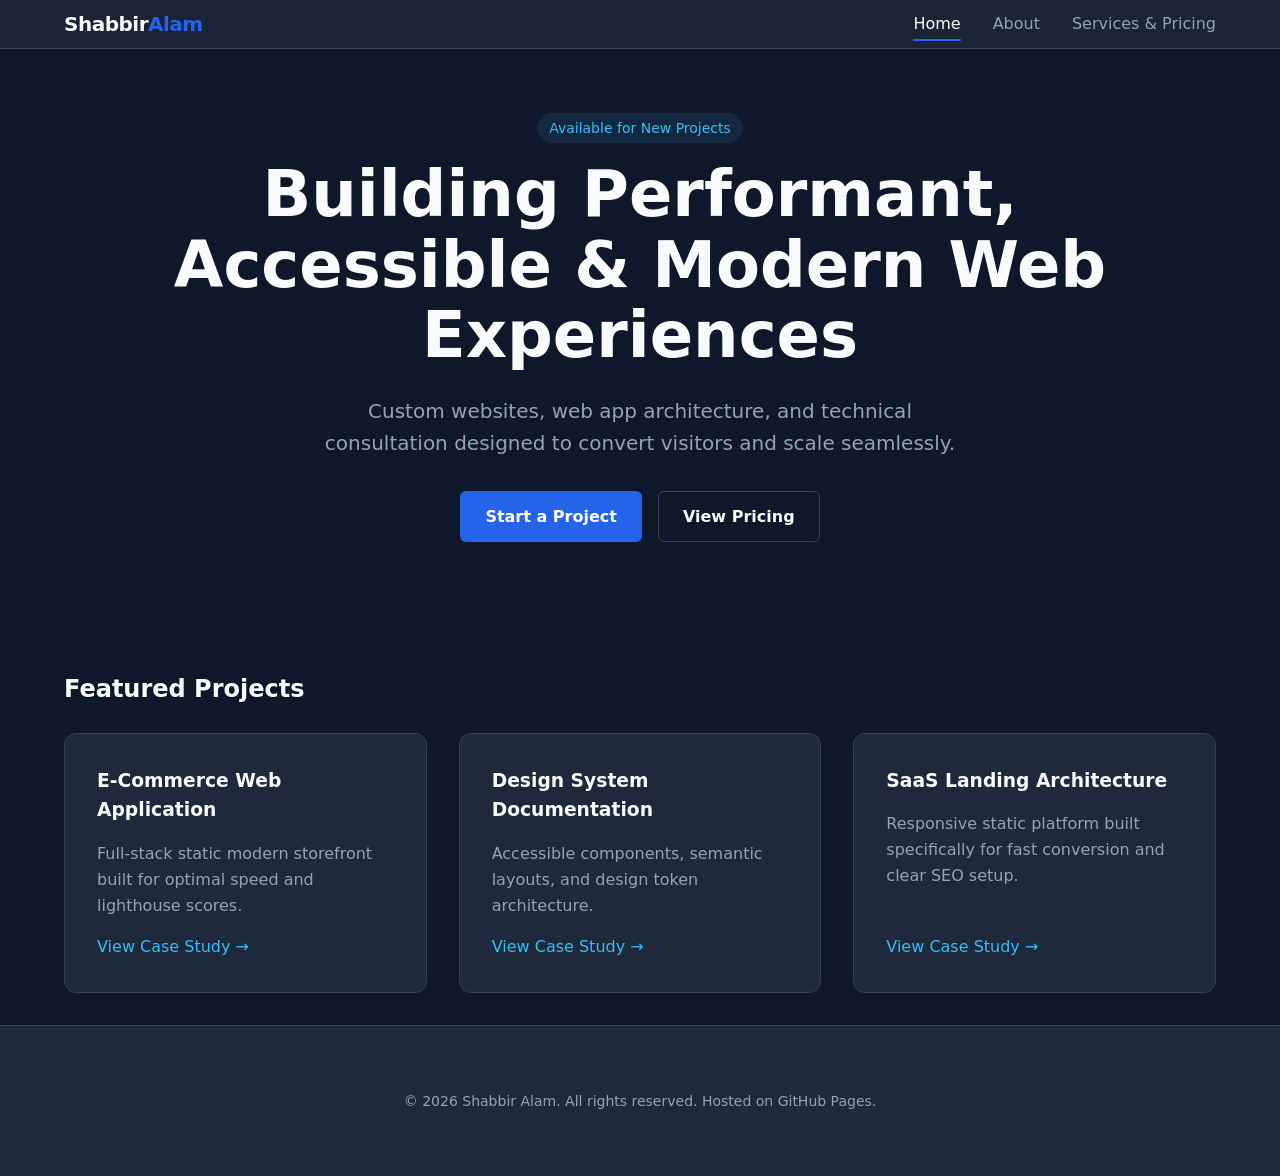
<file: index.html>
<!doctype html>
<html lang="en">
  <head>
    <meta charset="UTF-8" />
    <meta name="viewport" content="width=device-width, initial-scale=1.0" />
    <meta
      name="description"
      content="Portfolio of Shabbir Alam, a seasoned Web Developer specializing in accessible, performant static sites and web applications."
    />
    <title>Shabbir Alam | Web Developer</title>
    <link
      rel="icon"
      href="data:image/svg+xml,<svg xmlns=%22http://www.w3.org/2000/svg%22 viewBox=%220 0 100 100%22><text y=%22.9em%22 font-size=%2280%22 fill='white'>SA</text></svg>"
    />
    <link rel="stylesheet" href="./styles.css" />
    <script src="./main.js" defer></script>
  </head>
  <body>
    <header class="site-header">
      <div class="container header-container">
        <a href="./" class="logo">Shabbir<span>Alam</span></a>
        <nav>
          <ul class="nav-menu" data-open="false">
            <li><a href="./" class="nav-link" aria-current="page">Home</a></li>
            <li><a href="./about/" class="nav-link">About</a></li>
            <li>
              <a href="./pricing/" class="nav-link">Services & Pricing</a>
            </li>
            <!-- <li><a href="./contact/" class="nav-link">Contact</a></li> -->
          </ul>
        </nav>
        <button
          class="nav-toggle"
          aria-label="Toggle Navigation"
          aria-expanded="false"
        >
          <svg
            xmlns="http://www.w3.org/2000/svg"
            width="24"
            height="24"
            viewBox="0 0 24 24"
            fill="none"
            stroke="currentColor"
            stroke-width="2"
            stroke-linecap="round"
            stroke-linejoin="round"
            class="lucide lucide-menu preview-icon"
          >
            <path d="M4 5h16" />
            <path d="M4 12h16" />
            <path d="M4 19h16" />
          </svg>
        </button>
      </div>
    </header>

    <main>
      <!-- Hero Section -->
      <section class="hero container">
        <span class="badge">Available for New Projects</span>
        <h1>Building Performant, Accessible & Modern Web Experiences</h1>
        <p>
          Custom websites, web app architecture, and technical consultation
          designed to convert visitors and scale seamlessly.
        </p>
        <div class="hero-actions">
          <a href="./contact/" class="btn btn-primary">Start a Project</a>
          <a href="./pricing/" class="btn btn-secondary">View Pricing</a>
        </div>
      </section>

      <!-- Selected Work / Highlights Section -->
      <section class="container">
        <h2 style="margin-bottom: 1.5rem">Featured Projects</h2>
        <div class="grid">
          <article class="card">
            <h3>E-Commerce Web Application</h3>
            <p style="color: var(--text-muted); margin-block: 1rem">
              Full-stack static modern storefront built for optimal speed and
              lighthouse scores.
            </p>
            <a href="#" style="margin-top: auto">View Case Study &rarr;</a>
          </article>
          <article class="card">
            <h3>Design System Documentation</h3>
            <p style="color: var(--text-muted); margin-block: 1rem">
              Accessible components, semantic layouts, and design token
              architecture.
            </p>
            <a href="#" style="margin-top: auto">View Case Study &rarr;</a>
          </article>
          <article class="card">
            <h3>SaaS Landing Architecture</h3>
            <p style="color: var(--text-muted); margin-block: 1rem">
              Responsive static platform built specifically for fast conversion
              and clear SEO setup.
            </p>
            <a href="#" style="margin-top: auto">View Case Study &rarr;</a>
          </article>
        </div>
      </section>
    </main>

    <footer class="site-footer">
      <div class="container">
        <p>
          &copy; 2026 Shabbir Alam. All rights reserved. Hosted on GitHub Pages.
        </p>
      </div>
    </footer>
  </body>
</html>
</file>
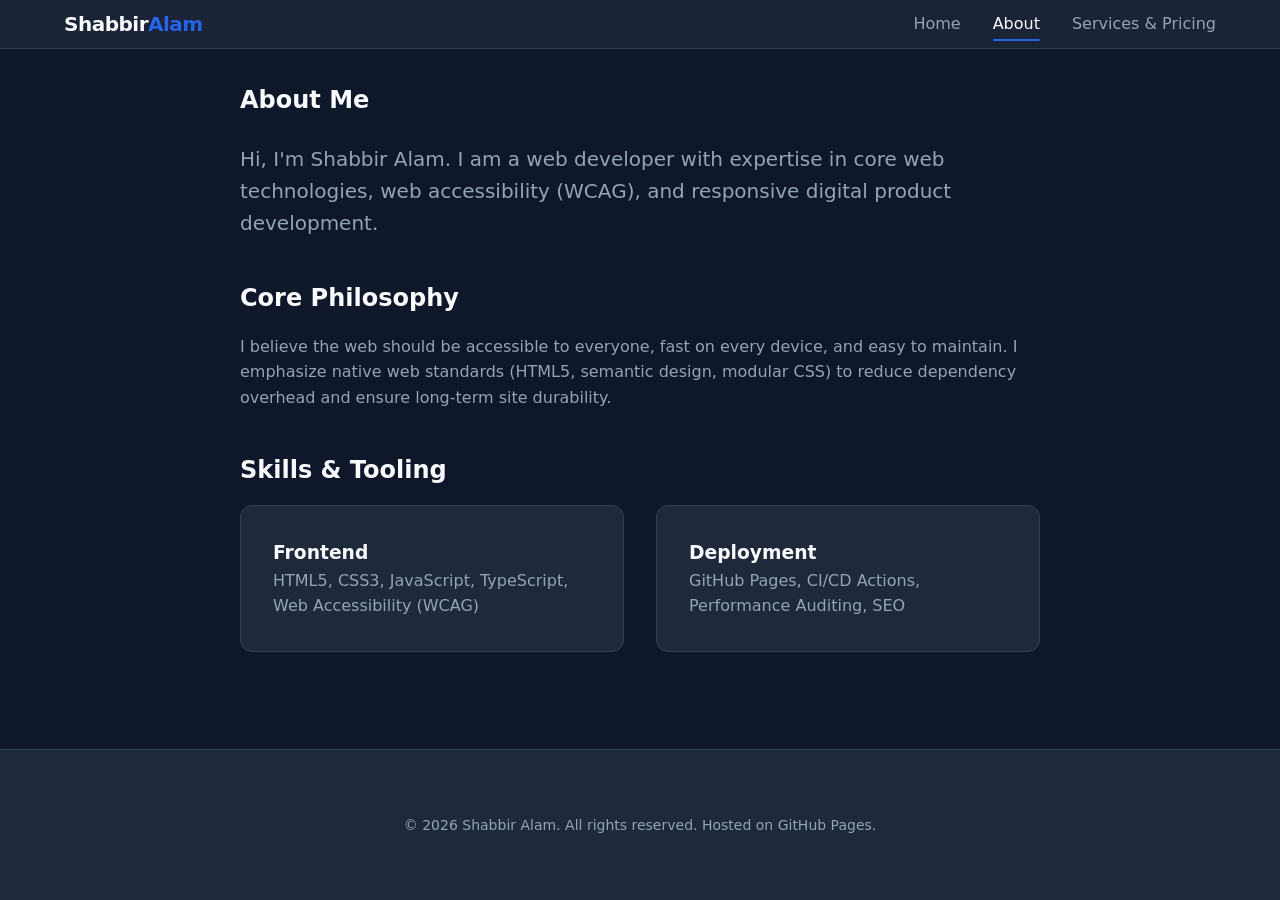
<file: about/index.html>
<!doctype html>
<html lang="en">
  <head>
    <meta charset="UTF-8" />
    <meta name="viewport" content="width=device-width, initial-scale=1.0" />
    <meta
      name="description"
      content="Learn more about Shabbir Alam, experience, skills, and background in web development."
    />
    <title>About | Shabbir Alam</title>
    <link
      rel="icon"
      href="data:image/svg+xml,<svg xmlns=%22http://www.w3.org/2000/svg%22 viewBox=%220 0 100 100%22><text y=%22.9em%22 font-size=%2280%22 fill='white'>SA</text></svg>"
    />
    <link rel="stylesheet" href="../styles.css" />
    <script src="../main.js" defer></script>
  </head>
  <body>
    <header class="site-header">
      <div class="container header-container">
        <a href="../" class="logo">Shabbir<span>Alam</span></a>
        <nav>
          <ul class="nav-menu" data-open="false">
            <li><a href="../" class="nav-link">Home</a></li>
            <li><a href="./" class="nav-link" aria-current="page">About</a></li>
            <li>
              <a href="../pricing/" class="nav-link">Services & Pricing</a>
            </li>
            <!-- <li><a href="../contact/" class="nav-link">Contact</a></li> -->
          </ul>
        </nav>
        <button
          class="nav-toggle"
          aria-label="Toggle Navigation"
          aria-expanded="false"
        >
          <svg
            xmlns="http://www.w3.org/2000/svg"
            width="24"
            height="24"
            viewBox="0 0 24 24"
            fill="none"
            stroke="currentColor"
            stroke-width="2"
            stroke-linecap="round"
            stroke-linejoin="round"
            class="lucide lucide-menu preview-icon"
          >
            <path d="M4 5h16" />
            <path d="M4 12h16" />
            <path d="M4 19h16" />
          </svg>
        </button>
      </div>
    </header>

    <main class="container">
      <section style="max-width: 800px; margin-inline: auto">
        <h1>About Me</h1>
        <p
          style="
            font-size: 1.25rem;
            color: var(--text-muted);
            margin-block: 1.5rem;
          "
        >
          Hi, I'm Shabbir Alam. I am a web developer with expertise in core web
          technologies, web accessibility (WCAG), and responsive digital product
          development.
        </p>

        <h2 style="margin-top: 2.5rem; margin-bottom: 1rem">Core Philosophy</h2>
        <p style="color: var(--text-muted); margin-bottom: 1.5rem">
          I believe the web should be accessible to everyone, fast on every
          device, and easy to maintain. I emphasize native web standards (HTML5,
          semantic design, modular CSS) to reduce dependency overhead and ensure
          long-term site durability.
        </p>

        <h2 style="margin-top: 2.5rem; margin-bottom: 1rem">
          Skills & Tooling
        </h2>
        <div
          class="grid"
          style="grid-template-columns: repeat(auto-fit, minmax(200px, 1fr))"
        >
          <div class="card">
            <h3>Frontend</h3>
            <p style="color: var(--text-muted)">
              HTML5, CSS3, JavaScript, TypeScript, Web Accessibility (WCAG)
            </p>
          </div>
          <div class="card">
            <h3>Deployment</h3>
            <p style="color: var(--text-muted)">
              GitHub Pages, CI/CD Actions, Performance Auditing, SEO
            </p>
          </div>
        </div>
      </section>
    </main>

    <footer class="site-footer">
      <div class="container">
        <p>
          &copy; 2026 Shabbir Alam. All rights reserved. Hosted on GitHub Pages.
        </p>
      </div>
    </footer>
  </body>
</html>
</file>
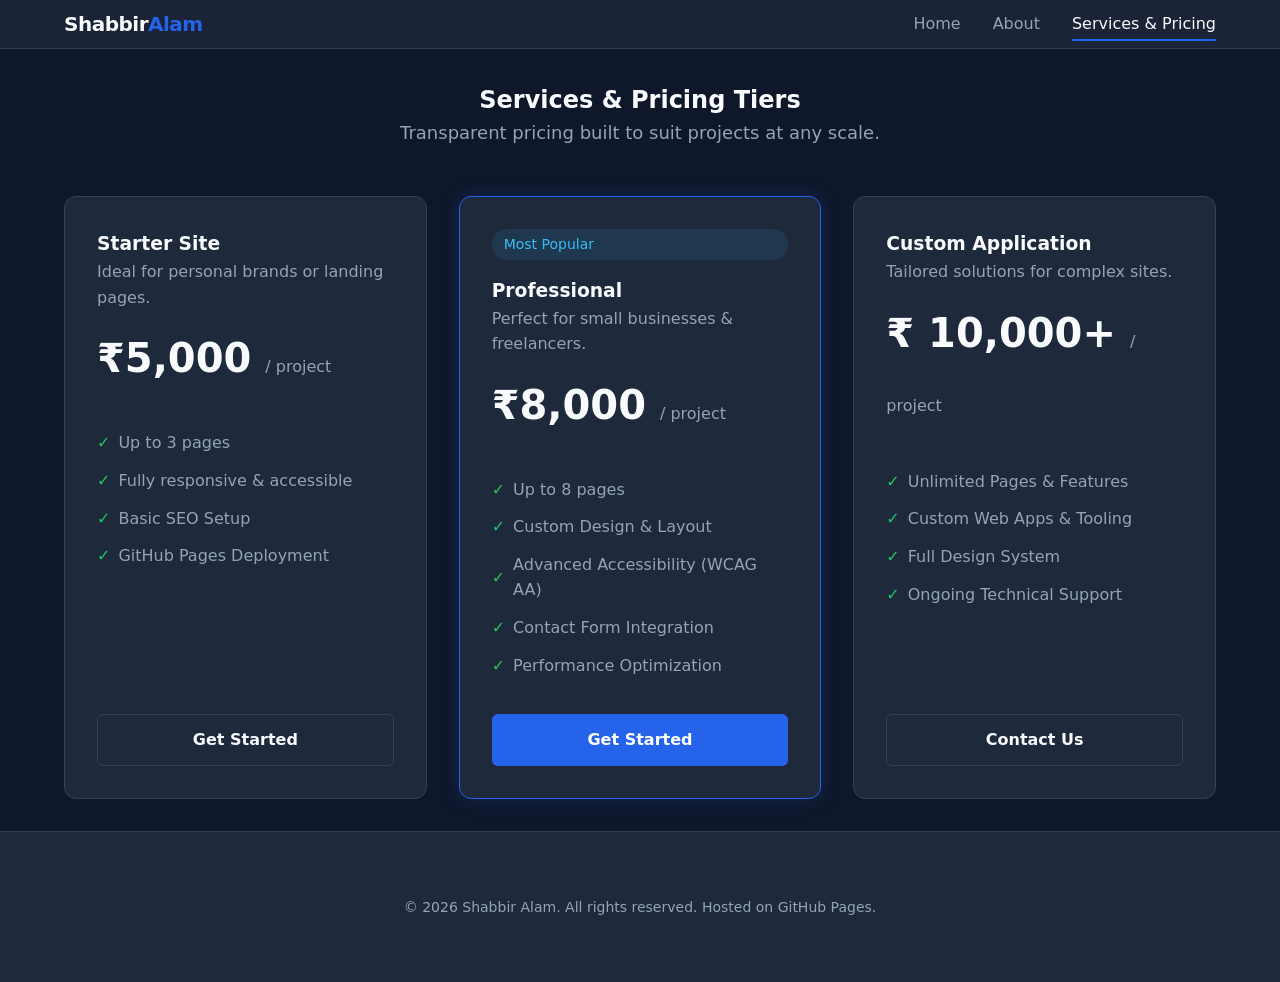
<file: pricing/index.html>
<!doctype html>
<html lang="en">
  <head>
    <meta charset="UTF-8" />
    <meta name="viewport" content="width=device-width, initial-scale=1.0" />
    <meta
      name="description"
      content="Transparent pricing tiers for custom web development services and consulting."
    />
    <title>Services & Pricing | Shabbir Alam</title>
    <link
      rel="icon"
      href="data:image/svg+xml,<svg xmlns=%22http://www.w3.org/2000/svg%22 viewBox=%220 0 100 100%22><text y=%22.9em%22 font-size=%2280%22 fill='white'>SA</text></svg>"
    />
    <link rel="stylesheet" href="../styles.css" />
    <script src="../main.js" defer></script>
  </head>
  <body>
    <header class="site-header">
      <div class="container header-container">
        <a href="../" class="logo">Shabbir<span>Alam</span></a>
        <nav>
          <ul class="nav-menu" data-open="false">
            <li><a href="../" class="nav-link">Home</a></li>
            <li><a href="../about/" class="nav-link">About</a></li>
            <li>
              <a href="./" class="nav-link" aria-current="page">
                Services & Pricing
              </a>
            </li>
            <!-- <li><a href="../contact/" class="nav-link">Contact</a></li> -->
          </ul>
        </nav>
        <button
          class="nav-toggle"
          aria-label="Toggle Navigation"
          aria-expanded="false"
        >
          <svg
            xmlns="http://www.w3.org/2000/svg"
            width="24"
            height="24"
            viewBox="0 0 24 24"
            fill="none"
            stroke="currentColor"
            stroke-width="2"
            stroke-linecap="round"
            stroke-linejoin="round"
            class="lucide lucide-menu preview-icon"
          >
            <path d="M4 5h16" />
            <path d="M4 12h16" />
            <path d="M4 19h16" />
          </svg>
        </button>
      </div>
    </header>

    <main class="container">
      <section style="text-align: center; margin-bottom: 3rem">
        <h1>Services & Pricing Tiers</h1>
        <p style="color: var(--text-muted); font-size: 1.125rem">
          Transparent pricing built to suit projects at any scale.
        </p>
      </section>

      <div class="grid">
        <!-- Tier 1 -->
        <article class="card pricing-card">
          <h3>Starter Site</h3>
          <p style="color: var(--text-muted)">
            Ideal for personal brands or landing pages.
          </p>
          <div class="price">&#8377;5,000 <span>/ project</span></div>
          <ul class="feature-list">
            <li>Up to 3 pages</li>
            <li>Fully responsive & accessible</li>
            <li>Basic SEO Setup</li>
            <li>GitHub Pages Deployment</li>
          </ul>
          <a href="../contact/" class="btn btn-secondary">Get Started</a>
        </article>

        <!-- Tier 2 (Featured) -->
        <article class="card pricing-card featured">
          <span class="badge">Most Popular</span>
          <h3>Professional</h3>
          <p style="color: var(--text-muted)">
            Perfect for small businesses & freelancers.
          </p>
          <div class="price">&#8377;8,000 <span>/ project</span></div>
          <ul class="feature-list">
            <li>Up to 8 pages</li>
            <li>Custom Design & Layout</li>
            <li>Advanced Accessibility (WCAG AA)</li>
            <li>Contact Form Integration</li>
            <li>Performance Optimization</li>
          </ul>
          <a href="../contact/" class="btn btn-primary">Get Started</a>
        </article>

        <!-- Tier 3 -->
        <article class="card pricing-card">
          <h3>Custom Application</h3>
          <p style="color: var(--text-muted)">
            Tailored solutions for complex sites.
          </p>
          <div class="price">&#8377; 10,000+ <span>/ project</span></div>
          <ul class="feature-list">
            <li>Unlimited Pages & Features</li>
            <li>Custom Web Apps & Tooling</li>
            <li>Full Design System</li>
            <li>Ongoing Technical Support</li>
          </ul>
          <a href="../contact/" class="btn btn-secondary">Contact Us</a>
        </article>
      </div>
    </main>

    <footer class="site-footer">
      <div class="container">
        <p>
          &copy; 2026 Shabbir Alam. All rights reserved. Hosted on GitHub Pages.
        </p>
      </div>
    </footer>
  </body>
</html>
</file>
<file: styles.css>
/* ==========================================================================
   GLOBAL VARIABLES & DESIGN SYSTEM
   ========================================================================== */
:root {
  /* Color Palette */
  --primary-color: #2563eb;
  --primary-hover: #1d4ed8;
  --bg-color: #0f172a;
  --surface-color: #1e293b;
  --surface-border: #334155;
  --text-main: #f8fafc;
  --text-muted: #94a3b8;
  --accent-color: #38bdf8;
  --accent-badge: rgba(56, 189, 248, 0.1);
  --error-color: #ef4444;
  --success-color: #22c55e;

  /* Typography */
  --font-sans:
    system-ui, -apple-system, BlinkMacSystemFont, "Segoe UI", Roboto, Oxygen,
    Ubuntu, Cantarell, sans-serif;
  --font-mono: ui-monospace, SFMono-Regular, Menlo, Monaco, Consolas, monospace;

  /* Layout & Spacing */
  --container-max: 1200px;
  --radius-sm: 6px;
  --radius-md: 12px;
  --radius-lg: 20px;
  --transition-fast: 0.2s ease;
  --transition-normal: 0.3s ease;
}

/* Base Resets */
*,
*::before,
*::after {
  box-sizing: border-box;
  margin: 0;
  padding: 0;
}

html {
  scroll-behavior: smooth;
  font-size: 100%;
}

body {
  font-family: var(--font-sans);
  background-color: var(--bg-color);
  color: var(--text-main);
  line-height: 1.6;
  min-height: 100vh;
  display: flex;
  flex-direction: column;
}

/* Accessibility: Focus Ring */
:focus-visible {
  outline: 3px solid var(--accent-color);
  outline-offset: 3px;
}

a {
  color: var(--accent-color);
  text-decoration: none;
  transition: color var(--transition-fast);
}

a:hover {
  text-decoration: underline;
}

img {
  max-width: 100%;
  height: auto;
  display: block;
}

/* Utility Layout Classes */
.container {
  width: 90%;
  max-width: var(--container-max);
  margin-inline: auto;
  padding-block: 2rem;
}

.sr-only {
  position: absolute;
  width: 1px;
  height: 1px;
  padding: 0;
  margin: -1px;
  overflow: hidden;
  clip: rect(0, 0, 0, 0);
  white-space: nowrap;
  border: 0;
}

/* ==========================================================================
   HEADER & NAVIGATION
   ========================================================================== */
.site-header {
  background-color: rgba(30, 41, 59, 0.8);
  backdrop-filter: blur(8px);
  position: sticky;
  top: 0;
  z-index: 1000;
  border-bottom: 1px solid var(--surface-border);
}

.header-container {
  display: flex;
  justify-content: space-between;
  align-items: center;
  padding-block: 0.5rem;
}

.logo {
  font-size: 1.25rem;
  font-weight: 700;
  color: var(--text-main);
  letter-spacing: -0.025em;
}

.logo span {
  color: var(--primary-color);
}

.nav-toggle {
  display: none;
  background: transparent;
  border: none;
  color: var(--text-main);
  font-size: 1.5rem;
  cursor: pointer;
  padding: 0.5rem;
}

.nav-menu {
  display: flex;
  list-style: none;
  gap: 2rem;
  align-items: center;
}

.nav-link {
  color: var(--text-muted);
  font-weight: 500;
  padding: 0.5rem 0;
  position: relative;
}

.nav-link:hover,
.nav-link[aria-current="page"] {
  color: var(--text-main);
  text-decoration: none;
}

.nav-link[aria-current="page"]::after {
  content: "";
  position: absolute;
  bottom: 0;
  left: 0;
  right: 0;
  height: 2px;
  background-color: var(--primary-color);
  border-radius: 2px;
}

/* Mobile Nav Styles */
@media (max-width: 768px) {
  .nav-toggle {
    display: block;
  }

  .nav-menu {
    position: absolute;
    top: 100%;
    left: 0;
    right: 0;
    width: 100%;
    background-color: var(--surface-color);
    border-bottom: 1px solid var(--surface-border);
    flex-direction: column;
    padding: 1.5rem;
    gap: 1rem;
    display: none;
  }

  .nav-menu[data-open="true"] {
    display: flex;
  }
}

/* ==========================================================================
   BUTTONS & BADGES
   ========================================================================== */
.btn {
  display: inline-flex;
  align-items: center;
  justify-content: center;
  padding: 0.75rem 1.5rem;
  border-radius: var(--radius-sm);
  font-weight: 600;
  cursor: pointer;
  transition: all var(--transition-fast);
  border: 1px solid transparent;
  text-decoration: none;
}

.btn-primary {
  background-color: var(--primary-color);
  color: #ffffff;
}

.btn-primary:hover {
  background-color: var(--primary-hover);
  text-decoration: none;
}

.btn-secondary {
  background-color: transparent;
  border-color: var(--surface-border);
  color: var(--text-main);
}

.btn-secondary:hover {
  background-color: var(--surface-border);
  text-decoration: none;
}

.badge {
  display: inline-block;
  padding: 0.25rem 0.75rem;
  background-color: var(--accent-badge);
  color: var(--accent-color);
  border-radius: 50px;
  font-size: 0.875rem;
  font-weight: 500;
  margin-bottom: 1rem;
}

/* ==========================================================================
   HERO / LANDING SECTION
   ========================================================================== */
.hero {
  padding-block: 4rem 6rem;
  text-align: center;
}

.hero h1 {
  font-size: clamp(2.5rem, 5vw, 4rem);
  line-height: 1.1;
  margin-bottom: 1.5rem;
  font-weight: 800;
}

.hero p {
  font-size: 1.25rem;
  color: var(--text-muted);
  max-width: 650px;
  margin-inline: auto;
  margin-bottom: 2rem;
}

.hero-actions {
  display: flex;
  gap: 1rem;
  justify-content: center;
  flex-wrap: wrap;
}

/* ==========================================================================
   CARDS & GRIDS
   ========================================================================== */
.grid {
  display: grid;
  gap: 2rem;
  grid-template-columns: repeat(auto-fit, minmax(300px, 1fr));
}

.card {
  background-color: var(--surface-color);
  border: 1px solid var(--surface-border);
  border-radius: var(--radius-md);
  padding: 2rem;
  display: flex;
  flex-direction: column;
  transition:
    transform var(--transition-normal),
    border-color var(--transition-normal);
}

.card:hover {
  transform: translateY(-4px);
  border-color: var(--primary-color);
}

/* ==========================================================================
   PRICING TABLE
   ========================================================================== */
.pricing-card {
  position: relative;
}

.pricing-card.featured {
  border-color: var(--primary-color);
  box-shadow: 0 0 20px rgba(37, 99, 235, 0.2);
}

.pricing-card .price {
  font-size: 2.5rem;
  font-weight: 800;
  margin-block: 1rem;
  color: var(--text-main);
}

.pricing-card .price span {
  font-size: 1rem;
  color: var(--text-muted);
  font-weight: 400;
}

.feature-list {
  list-style: none;
  margin-block: 1.5rem;
  flex-grow: 1;
}

.feature-list li {
  margin-bottom: 0.75rem;
  color: var(--text-muted);
  display: flex;
  align-items: center;
  gap: 0.5rem;
}

.feature-list li::before {
  content: "✓";
  color: var(--success-color);
  font-weight: bold;
}

/* ==========================================================================
   FORMS & INPUTS
   ========================================================================== */
.form-group {
  margin-bottom: 1.5rem;
}

.form-group label {
  display: block;
  font-weight: 500;
  margin-bottom: 0.5rem;
}

.form-control {
  width: 100%;
  padding: 0.75rem 1rem;
  border-radius: var(--radius-sm);
  background-color: var(--bg-color);
  border: 1px solid var(--surface-border);
  color: var(--text-main);
  font-family: inherit;
  font-size: 1rem;
  transition: border-color var(--transition-fast);
}

.form-control:focus {
  border-color: var(--accent-color);
}

textarea.form-control {
  resize: vertical;
  min-height: 120px;
}

.error-message {
  color: var(--error-color);
  font-size: 0.875rem;
  margin-top: 0.25rem;
  display: none;
}

.form-control:invalid {
  border-color: var(--error-color);
}

/* ==========================================================================
   FOOTER
   ========================================================================== */
.site-footer {
  margin-top: auto;
  border-top: 1px solid var(--surface-border);
  background-color: var(--surface-color);
  padding-block: 2rem;
  text-align: center;
  color: var(--text-muted);
  font-size: 0.875rem;
}
</file>
